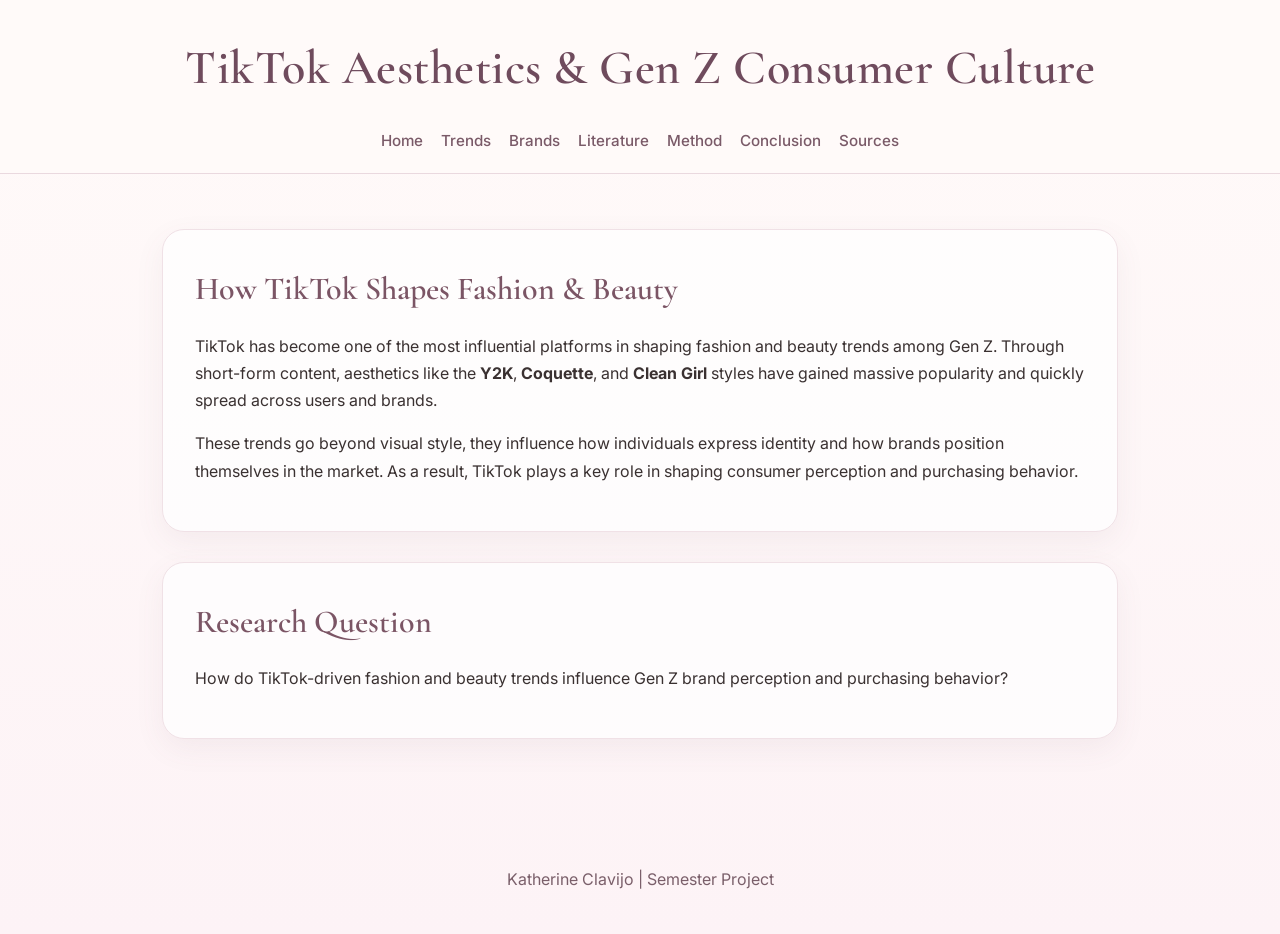
<file: index.html>
<!DOCTYPE html>
<html lang="en">
<head>
  <meta charset="UTF-8">
  <meta name="viewport" content="width=device-width, initial-scale=1.0">
  <title>TikTok Aesthetics & Gen Z Consumer Culture</title>
  <link rel="stylesheet" href="styles.css">
</head>

<body>

  <header>
    <h1>TikTok Aesthetics & Gen Z Consumer Culture</h1>

    <nav>
      <a href="index.html">Home</a>
      <a href="trends.html">Trends</a>
      <a href="brands.html">Brands</a>
      <a href="literature.html">Literature</a>
      <a href="method.html">Method</a>
      <a href="conclusion.html">Conclusion</a>
      <a href="sources.html">Sources</a>
    </nav>
  </header>

  <main>

    <!-- INTRO -->
    <section>
      <h2>How TikTok Shapes Fashion & Beauty</h2>
      <p>
        TikTok has become one of the most influential platforms in shaping fashion and beauty trends among Gen Z.
        Through short-form content, aesthetics like the <strong>Y2K</strong>, <strong>Coquette</strong>, and
        <strong>Clean Girl</strong> styles have gained massive popularity and quickly spread across users and brands.
      </p>
      <p>
        These trends go beyond visual style, they influence how individuals express identity and how brands position
        themselves in the market. As a result, TikTok plays a key role in shaping consumer perception and purchasing behavior.
      </p>
    </section>

    <!-- RESEARCH QUESTION -->
    <section>
      <h2>Research Question</h2>
      <p>
        How do TikTok-driven fashion and beauty trends influence Gen Z brand perception and purchasing behavior?
      </p>
    </section>

  </main>

  <footer>
    <p>Katherine Clavijo | Semester Project</p>
  </footer>

</body>
</html>
</file>
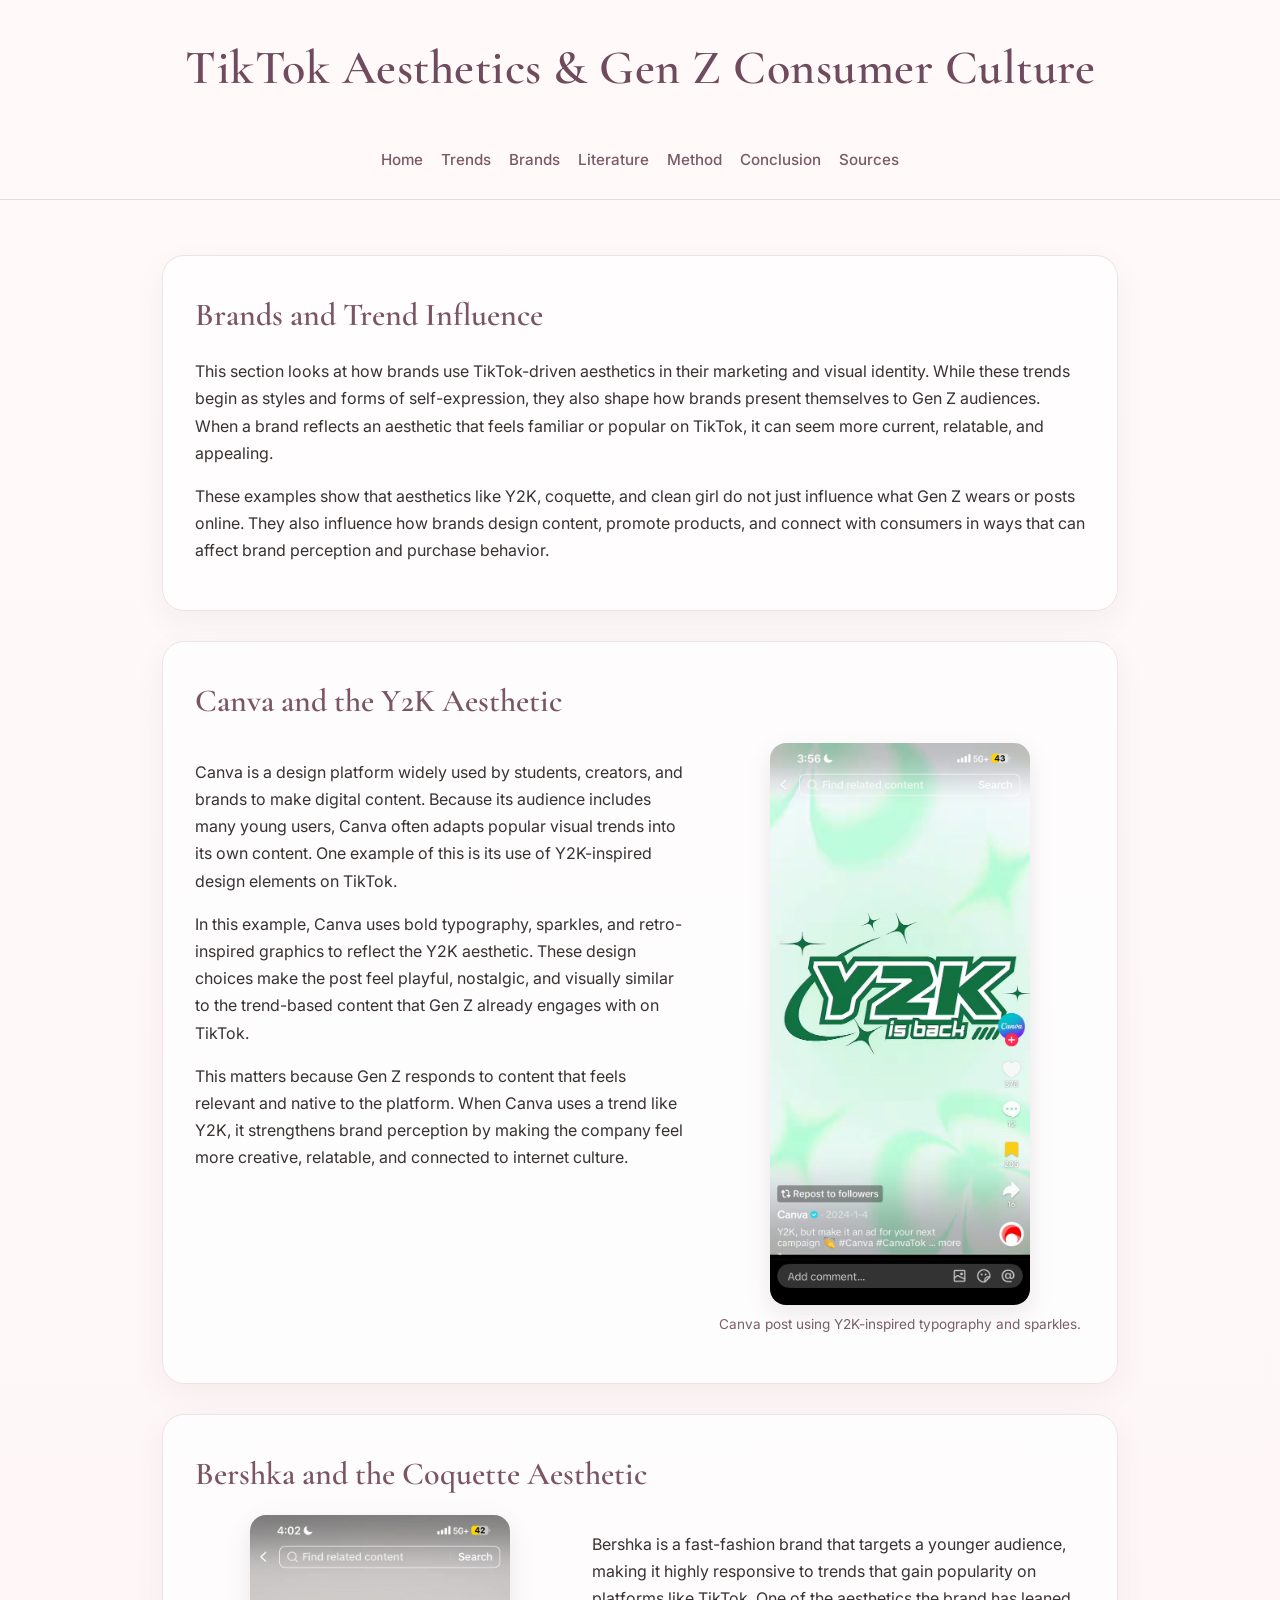
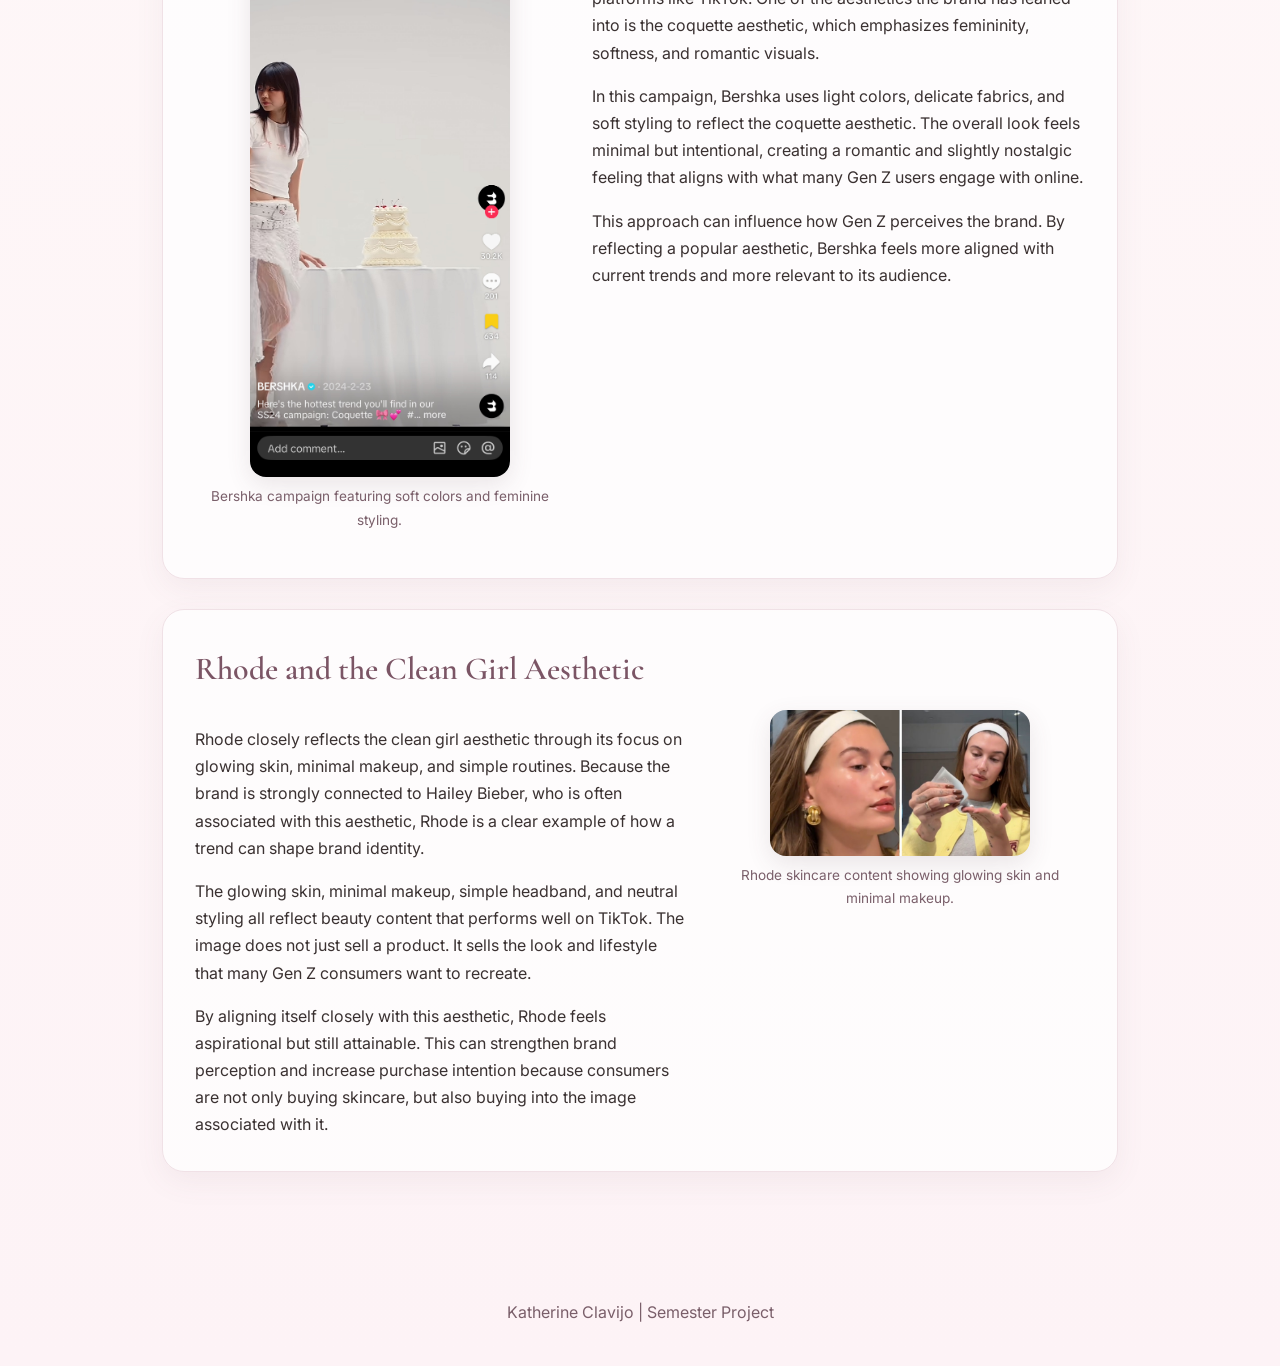
<file: brands.html>
<!DOCTYPE html>
<html lang="en">

<head>
  <meta charset="UTF-8">
  <title>Brands</title>
  <link rel="stylesheet" href="styles.css">
</head>

<body>

<header>
  <h1>TikTok Aesthetics & Gen Z Consumer Culture</h1>

  <nav>
    <ul>
      <li><a href="index.html">Home</a></li>
      <li><a href="trends.html">Trends</a></li>
      <li><a href="brands.html">Brands</a></li>
      <li><a href="literature.html">Literature</a></li>
      <li><a href="method.html">Method</a></li>
      <li><a href="conclusion.html">Conclusion</a></li>
      <li><a href="sources.html">Sources</a></li>
    </ul>
  </nav>
</header>

<main>

  <section>
    <h2>Brands and Trend Influence</h2>

    <p>
      This section looks at how brands use TikTok-driven aesthetics in their marketing and visual identity.
      While these trends begin as styles and forms of self-expression, they also shape how brands present
      themselves to Gen Z audiences. When a brand reflects an aesthetic that feels familiar or popular on
      TikTok, it can seem more current, relatable, and appealing.
    </p>

    <p>
      These examples show that aesthetics like Y2K, coquette, and clean girl do not just influence what
      Gen Z wears or posts online. They also influence how brands design content, promote products, and
      connect with consumers in ways that can affect brand perception and purchase behavior.
    </p>
  </section>

  <section>
    <h2>Canva and the Y2K Aesthetic</h2>

    <div class="brand-layout">
      <div class="brand-text">
        <p>
          Canva is a design platform widely used by students, creators, and brands to make digital content.
          Because its audience includes many young users, Canva often adapts popular visual trends into its
          own content. One example of this is its use of Y2K-inspired design elements on TikTok.
        </p>

        <p>
          In this example, Canva uses bold typography, sparkles, and retro-inspired graphics to reflect the
          Y2K aesthetic. These design choices make the post feel playful, nostalgic, and visually similar to
          the trend-based content that Gen Z already engages with on TikTok.
        </p>

        <p>
          This matters because Gen Z responds to content that feels relevant and native to the platform.
          When Canva uses a trend like Y2K, it strengthens brand perception by making the company feel more
          creative, relatable, and connected to internet culture.
        </p>
      </div>

      <div class="brand-image">
        <img src="images/y2k-canva-design.jpg" alt="Canva Y2K design example">
        <p class="caption">Canva post using Y2K-inspired typography and sparkles.</p>
      </div>
    </div>
  </section>

  <section>
    <h2>Bershka and the Coquette Aesthetic</h2>

    <div class="brand-layout reverse">
      <div class="brand-image">
        <img src="images/bershka-coquette-campaign.jpg" alt="Bershka coquette campaign example">
        <p class="caption">Bershka campaign featuring soft colors and feminine styling.</p>
      </div>

      <div class="brand-text">
        <p>
          Bershka is a fast-fashion brand that targets a younger audience, making it highly responsive to
          trends that gain popularity on platforms like TikTok. One of the aesthetics the brand has leaned
          into is the coquette aesthetic, which emphasizes femininity, softness, and romantic visuals.
        </p>

        <p>
          In this campaign, Bershka uses light colors, delicate fabrics, and soft styling to reflect the
          coquette aesthetic. The overall look feels minimal but intentional, creating a romantic and slightly
          nostalgic feeling that aligns with what many Gen Z users engage with online.
        </p>

        <p>
          This approach can influence how Gen Z perceives the brand. By reflecting a popular aesthetic,
          Bershka feels more aligned with current trends and more relevant to its audience.
        </p>
      </div>
    </div>
  </section>

  <section>
    <h2>Rhode and the Clean Girl Aesthetic</h2>

    <div class="brand-layout">
      <div class="brand-text">
        <p>
          Rhode closely reflects the clean girl aesthetic through its focus on glowing skin, minimal makeup,
          and simple routines. Because the brand is strongly connected to Hailey Bieber, who is often
          associated with this aesthetic, Rhode is a clear example of how a trend can shape brand identity.
        </p>

        <p>
          The glowing skin, minimal makeup, simple headband, and neutral styling all reflect beauty content
          that performs well on TikTok. The image does not just sell a product. It sells the look and lifestyle
          that many Gen Z consumers want to recreate.
        </p>

        <p>
          By aligning itself closely with this aesthetic, Rhode feels aspirational but still attainable. This
          can strengthen brand perception and increase purchase intention because consumers are not only buying
          skincare, but also buying into the image associated with it.
        </p>
      </div>

      <div class="brand-image">
        <img src="images/rhode-clean-girl.jpg" alt="Rhode clean girl aesthetic example">
        <p class="caption">Rhode skincare content showing glowing skin and minimal makeup.</p>
      </div>
    </div>
  </section>

</main>

<footer>
  <p>Katherine Clavijo | Semester Project</p>
</footer>

</body>
</html>
</file>
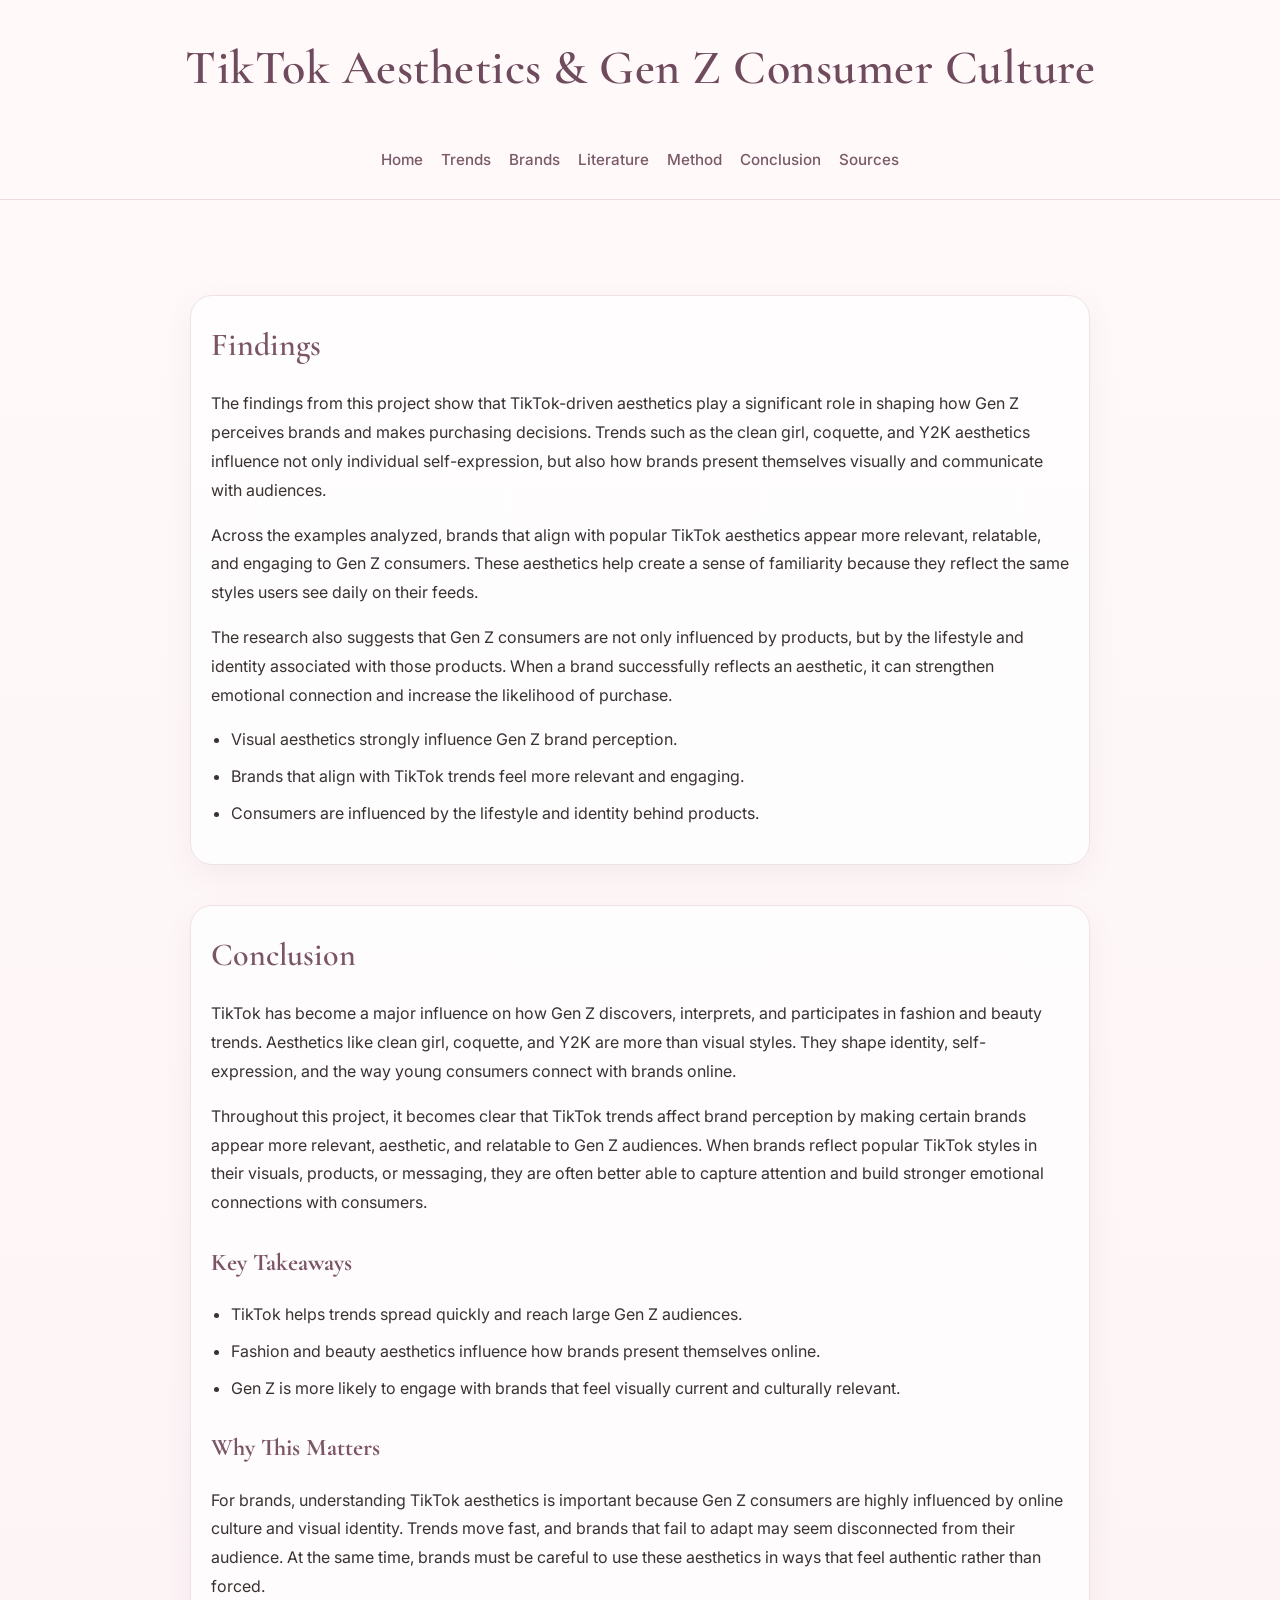
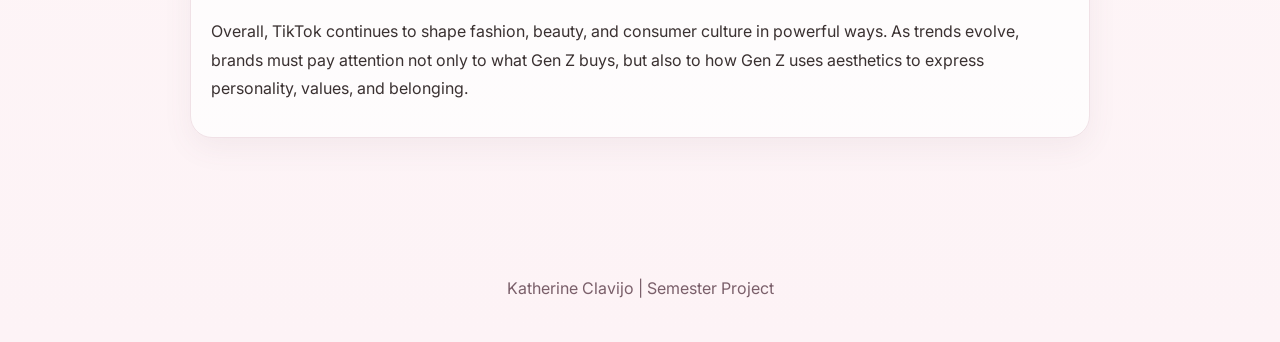
<file: conclusion.html>
<!DOCTYPE html>
<html lang="en">

<head>
  <meta charset="UTF-8">
  <title>Conclusion</title>
  <link rel="stylesheet" href="styles.css">
</head>

<body>

<header>
  <h1>TikTok Aesthetics & Gen Z Consumer Culture</h1>

  <nav>
    <ul>
      <li><a href="index.html">Home</a></li>
      <li><a href="trends.html">Trends</a></li>
      <li><a href="brands.html">Brands</a></li>
      <li><a href="literature.html">Literature</a></li>
      <li><a href="method.html">Method</a></li>
      <li><a href="conclusion.html">Conclusion</a></li>
      <li><a href="sources.html">Sources</a></li>
    </ul>
  </nav>
</header>

<main>

  <!-- FINDINGS SECTION (moved here) -->
  <section class="conclusion-page">
    <h2>Findings</h2>

    <p>
      The findings from this project show that TikTok-driven aesthetics play a significant role
      in shaping how Gen Z perceives brands and makes purchasing decisions. Trends such as the
      clean girl, coquette, and Y2K aesthetics influence not only individual self-expression,
      but also how brands present themselves visually and communicate with audiences.
    </p>

    <p>
      Across the examples analyzed, brands that align with popular TikTok aesthetics appear more
      relevant, relatable, and engaging to Gen Z consumers. These aesthetics help create a sense
      of familiarity because they reflect the same styles users see daily on their feeds.
    </p>

    <p>
      The research also suggests that Gen Z consumers are not only influenced by products, but by
      the lifestyle and identity associated with those products. When a brand successfully reflects
      an aesthetic, it can strengthen emotional connection and increase the likelihood of purchase.
    </p>

    <ul>
      <li>Visual aesthetics strongly influence Gen Z brand perception.</li>
      <li>Brands that align with TikTok trends feel more relevant and engaging.</li>
      <li>Consumers are influenced by the lifestyle and identity behind products.</li>
    </ul>
  </section>

  <!-- CONCLUSION SECTION -->
  <section class="conclusion-page">
    <h2>Conclusion</h2>

    <p>
      TikTok has become a major influence on how Gen Z discovers, interprets, and participates
      in fashion and beauty trends. Aesthetics like clean girl, coquette, and Y2K are more than
      visual styles. They shape identity, self-expression, and the way young consumers connect
      with brands online.
    </p>

    <p>
      Throughout this project, it becomes clear that TikTok trends affect brand perception by
      making certain brands appear more relevant, aesthetic, and relatable to Gen Z audiences.
      When brands reflect popular TikTok styles in their visuals, products, or messaging, they
      are often better able to capture attention and build stronger emotional connections with
      consumers.
    </p>

    <h3>Key Takeaways</h3>
    <ul>
      <li>TikTok helps trends spread quickly and reach large Gen Z audiences.</li>
      <li>Fashion and beauty aesthetics influence how brands present themselves online.</li>
      <li>Gen Z is more likely to engage with brands that feel visually current and culturally relevant.</li>
    </ul>

    <h3>Why This Matters</h3>
    <p>
      For brands, understanding TikTok aesthetics is important because Gen Z consumers are highly
      influenced by online culture and visual identity. Trends move fast, and brands that fail
      to adapt may seem disconnected from their audience. At the same time, brands must be careful
      to use these aesthetics in ways that feel authentic rather than forced.
    </p>

    <p>
      Overall, TikTok continues to shape fashion, beauty, and consumer culture in powerful ways.
      As trends evolve, brands must pay attention not only to what Gen Z buys, but also to how
      Gen Z uses aesthetics to express personality, values, and belonging.
    </p>
  </section>

</main>

<footer>
  <p>Katherine Clavijo | Semester Project</p>
</footer>

</body>
</html>
</file>
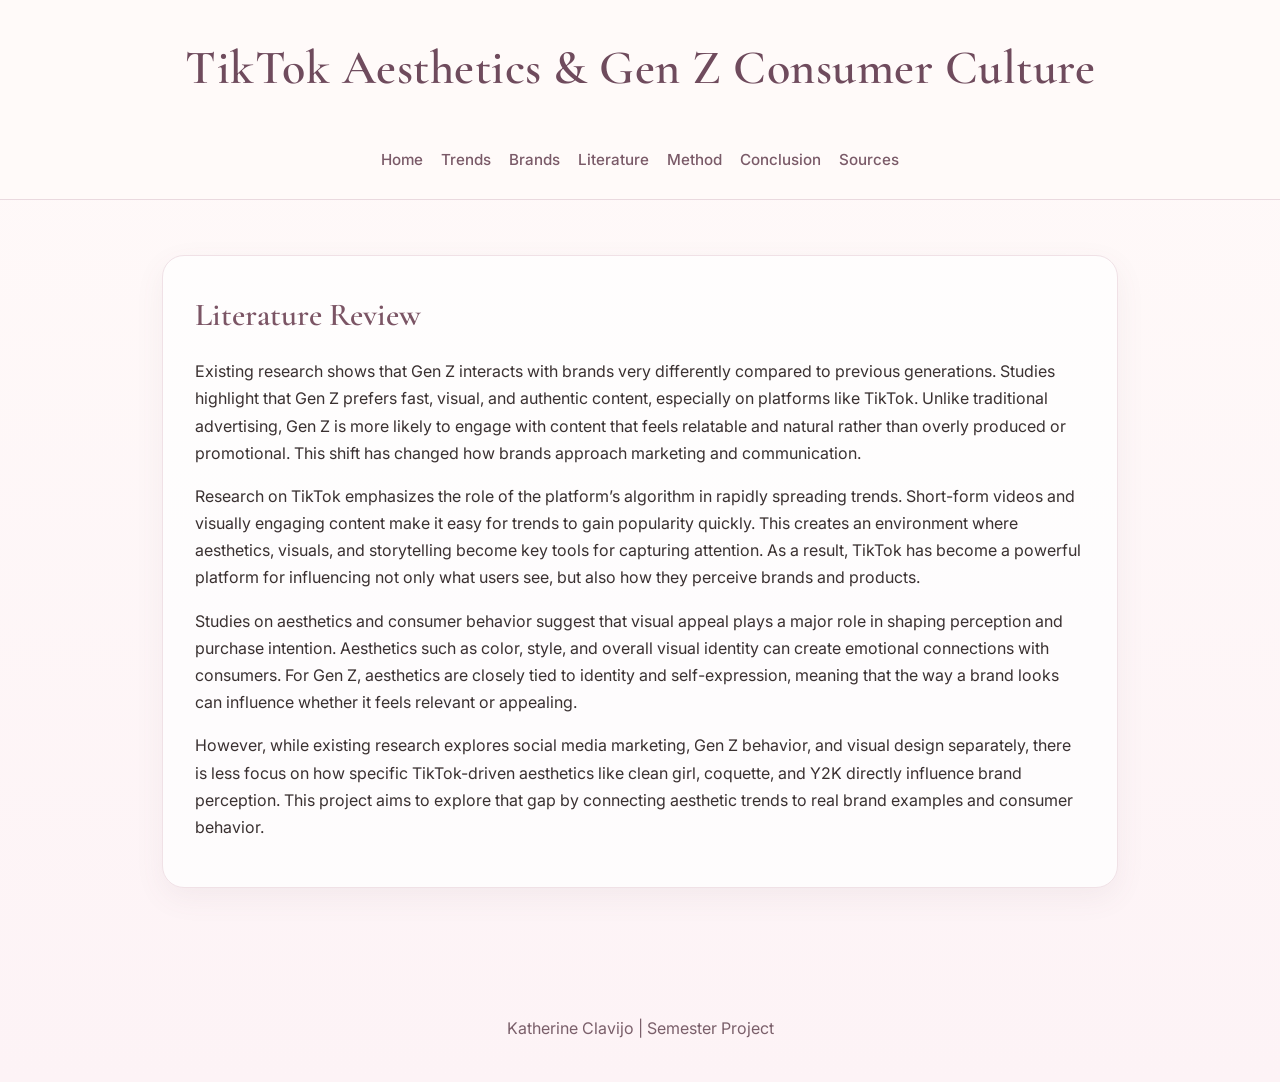
<file: literature.html>
<!DOCTYPE html>
<html lang="en">

<head>
  <meta charset="UTF-8">
  <title>Literature Review</title>
  <link rel="stylesheet" href="styles.css">
</head>

<body>

<header>
  <h1>TikTok Aesthetics & Gen Z Consumer Culture</h1>

  <nav>
    <ul>
      <li><a href="index.html">Home</a></li>
      <li><a href="trends.html">Trends</a></li>
      <li><a href="brands.html">Brands</a></li>
      <li><a href="literature.html">Literature</a></li>
      <li><a href="method.html">Method</a></li>
      <li><a href="conclusion.html">Conclusion</a></li>
      <li><a href="sources.html">Sources</a></li>
    </ul>
  </nav>
</header>

<main>

  <section>
    <h2>Literature Review</h2>

    <p>
      Existing research shows that Gen Z interacts with brands very differently compared to previous generations. Studies highlight that Gen Z prefers fast, visual, and authentic content, especially on platforms like TikTok. Unlike traditional advertising, Gen Z is more likely to engage with content that feels relatable and natural rather than overly produced or promotional. This shift has changed how brands approach marketing and communication.
    </p>

    <p>
      Research on TikTok emphasizes the role of the platform’s algorithm in rapidly spreading trends. Short-form videos and visually engaging content make it easy for trends to gain popularity quickly. This creates an environment where aesthetics, visuals, and storytelling become key tools for capturing attention. As a result, TikTok has become a powerful platform for influencing not only what users see, but also how they perceive brands and products.
    </p>

    <p>
      Studies on aesthetics and consumer behavior suggest that visual appeal plays a major role in shaping perception and purchase intention. Aesthetics such as color, style, and overall visual identity can create emotional connections with consumers. For Gen Z, aesthetics are closely tied to identity and self-expression, meaning that the way a brand looks can influence whether it feels relevant or appealing.
    </p>

    <p>
      However, while existing research explores social media marketing, Gen Z behavior, and visual design separately, there is less focus on how specific TikTok-driven aesthetics like clean girl, coquette, and Y2K directly influence brand perception. This project aims to explore that gap by connecting aesthetic trends to real brand examples and consumer behavior.
    </p>

  </section>

</main>

<footer>
  <p>Katherine Clavijo | Semester Project</p>
</footer>

</body>
</html>
</file>
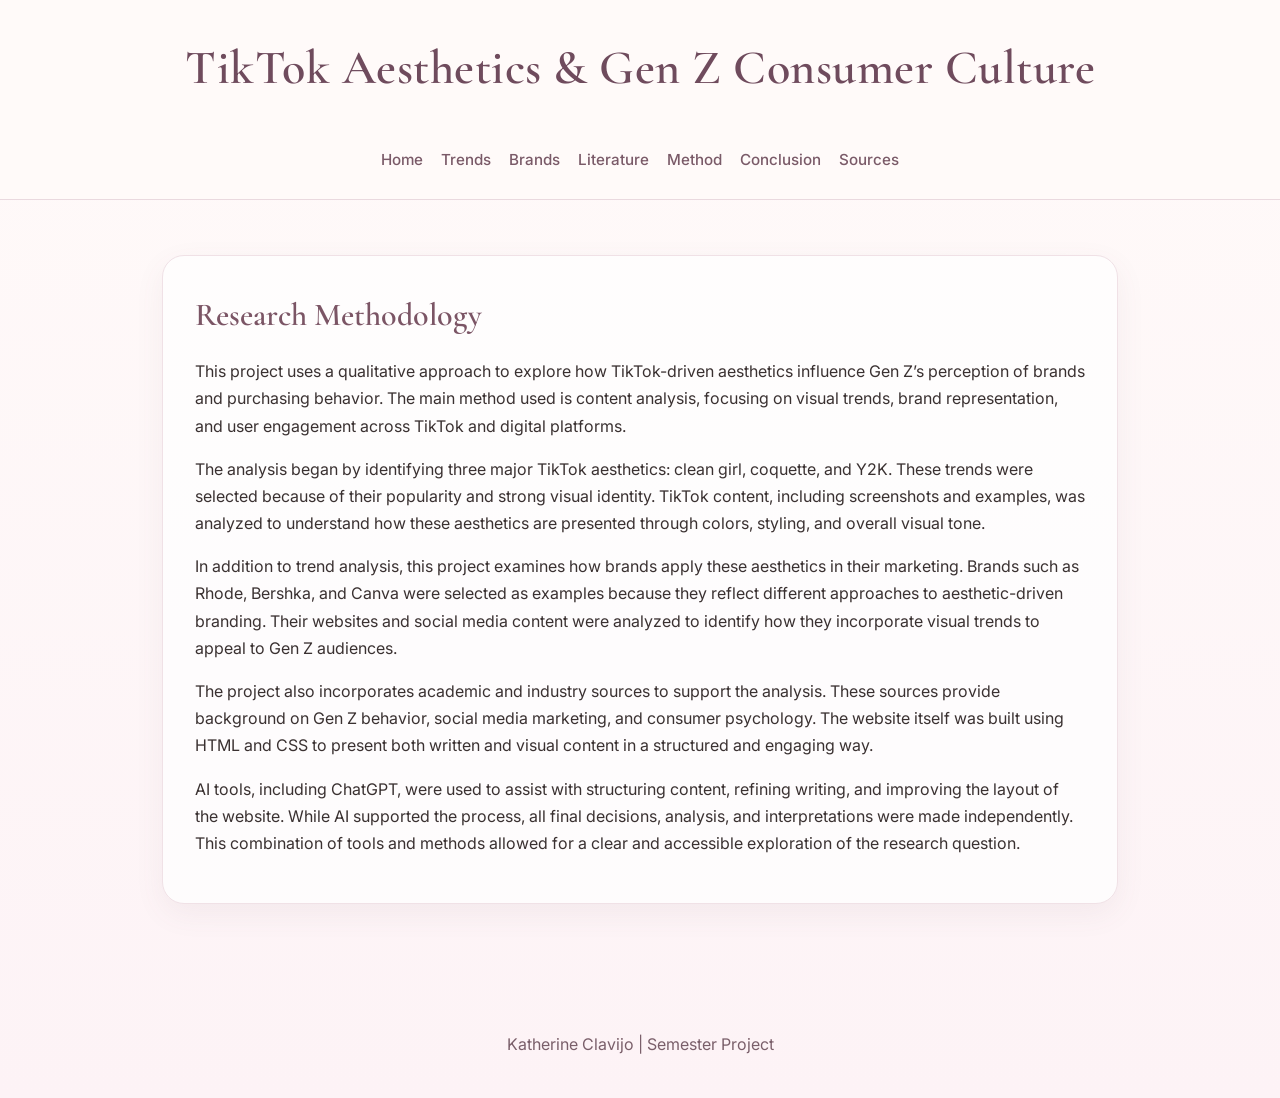
<file: method.html>
<!DOCTYPE html>
<html lang="en">

<head>
  <meta charset="UTF-8">
  <title>Methodology</title>
  <link rel="stylesheet" href="styles.css">
</head>

<body>

<header>
  <h1>TikTok Aesthetics & Gen Z Consumer Culture</h1>

  <nav>
    <ul>
      <li><a href="index.html">Home</a></li>
      <li><a href="trends.html">Trends</a></li>
      <li><a href="brands.html">Brands</a></li>
      <li><a href="literature.html">Literature</a></li>
      <li><a href="method.html">Method</a></li>
      <li><a href="conclusion.html">Conclusion</a></li>
      <li><a href="sources.html">Sources</a></li>
    </ul>
  </nav>
</header>

<main>

  <section>
    <h2>Research Methodology</h2>

    <p>
      This project uses a qualitative approach to explore how TikTok-driven aesthetics influence Gen Z’s perception of brands and purchasing behavior. The main method used is content analysis, focusing on visual trends, brand representation, and user engagement across TikTok and digital platforms.
    </p>

    <p>
      The analysis began by identifying three major TikTok aesthetics: clean girl, coquette, and Y2K. These trends were selected because of their popularity and strong visual identity. TikTok content, including screenshots and examples, was analyzed to understand how these aesthetics are presented through colors, styling, and overall visual tone.
    </p>

    <p>
      In addition to trend analysis, this project examines how brands apply these aesthetics in their marketing. Brands such as Rhode, Bershka, and Canva were selected as examples because they reflect different approaches to aesthetic-driven branding. Their websites and social media content were analyzed to identify how they incorporate visual trends to appeal to Gen Z audiences.
    </p>

    <p>
      The project also incorporates academic and industry sources to support the analysis. These sources provide background on Gen Z behavior, social media marketing, and consumer psychology. The website itself was built using HTML and CSS to present both written and visual content in a structured and engaging way.
    </p>

    <p>
      AI tools, including ChatGPT, were used to assist with structuring content, refining writing, and improving the layout of the website. While AI supported the process, all final decisions, analysis, and interpretations were made independently. This combination of tools and methods allowed for a clear and accessible exploration of the research question.
    </p>

  </section>

</main>

<footer>
  <p>Katherine Clavijo | Semester Project</p>
</footer>

</body>
</html>
</file>
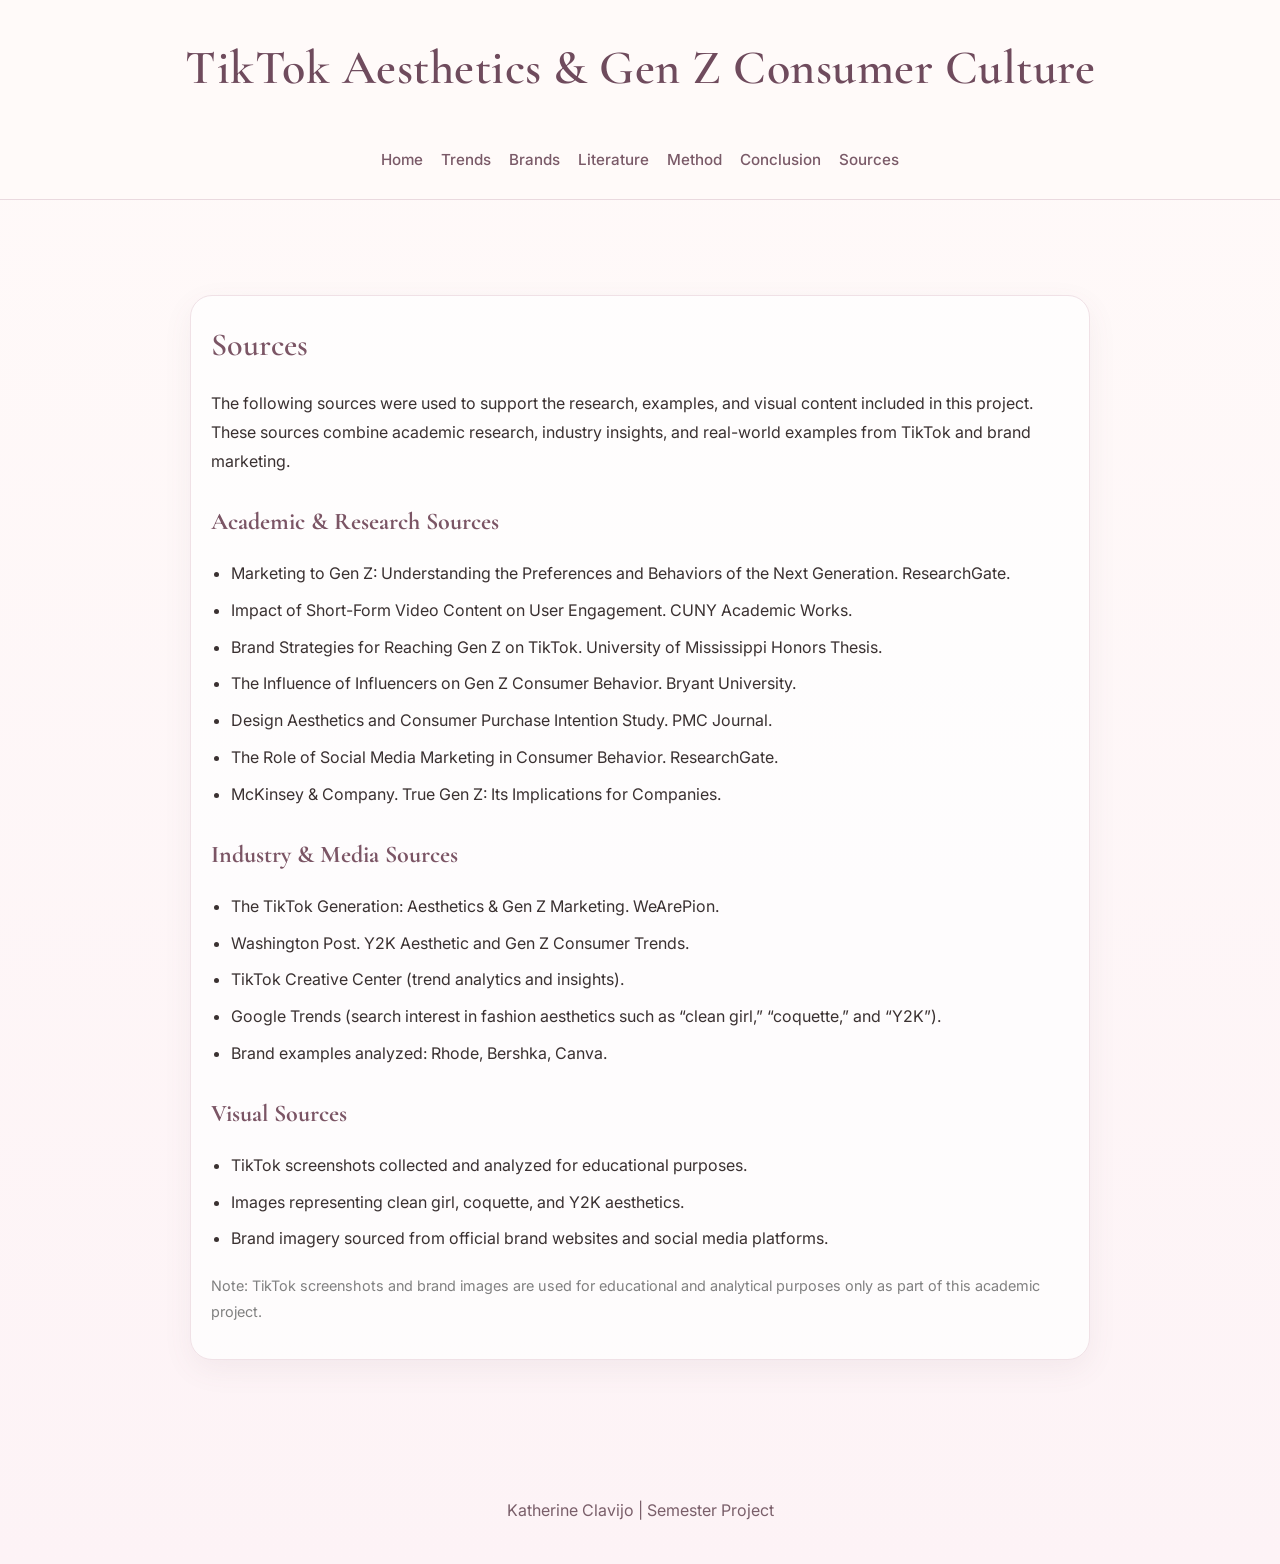
<file: sources.html>
<!DOCTYPE html>
<html lang="en">

<head>
  <meta charset="UTF-8">
  <title>Sources</title>
  <link rel="stylesheet" href="styles.css">
</head>

<body>

<header>
  <h1>TikTok Aesthetics & Gen Z Consumer Culture</h1>

  <nav>
    <ul>
      <li><a href="index.html">Home</a></li>
      <li><a href="trends.html">Trends</a></li>
      <li><a href="brands.html">Brands</a></li>
      <li><a href="literature.html">Literature</a></li>
      <li><a href="method.html">Method</a></li>
      <li><a href="conclusion.html">Conclusion</a></li>
      <li><a href="sources.html">Sources</a></li>
    </ul>
  </nav>
</header>

<main>

  <section class="sources-page">
    <h2>Sources</h2>

    <p>
      The following sources were used to support the research, examples, and visual content
      included in this project. These sources combine academic research, industry insights,
      and real-world examples from TikTok and brand marketing.
    </p>

    <!-- Academic Sources -->
    <h3>Academic & Research Sources</h3>
    <ul>
      <li>Marketing to Gen Z: Understanding the Preferences and Behaviors of the Next Generation. ResearchGate.</li>
      <li>Impact of Short-Form Video Content on User Engagement. CUNY Academic Works.</li>
      <li>Brand Strategies for Reaching Gen Z on TikTok. University of Mississippi Honors Thesis.</li>
      <li>The Influence of Influencers on Gen Z Consumer Behavior. Bryant University.</li>
      <li>Design Aesthetics and Consumer Purchase Intention Study. PMC Journal.</li>
      <li>The Role of Social Media Marketing in Consumer Behavior. ResearchGate.</li>
      <li>McKinsey & Company. True Gen Z: Its Implications for Companies.</li>
    </ul>

    <!-- Industry Sources -->
    <h3>Industry & Media Sources</h3>
    <ul>
      <li>The TikTok Generation: Aesthetics & Gen Z Marketing. WeArePion.</li>
      <li>Washington Post. Y2K Aesthetic and Gen Z Consumer Trends.</li>
      <li>TikTok Creative Center (trend analytics and insights).</li>
      <li>Google Trends (search interest in fashion aesthetics such as “clean girl,” “coquette,” and “Y2K”).</li>
      <li>Brand examples analyzed: Rhode, Bershka, Canva.</li>
    </ul>

    <!-- Visual Sources -->
    <h3>Visual Sources</h3>
    <ul>
      <li>TikTok screenshots collected and analyzed for educational purposes.</li>
      <li>Images representing clean girl, coquette, and Y2K aesthetics.</li>
      <li>Brand imagery sourced from official brand websites and social media platforms.</li>
    </ul>

    <p class="sources-note">
      Note: TikTok screenshots and brand images are used for educational and analytical
      purposes only as part of this academic project.
    </p>

  </section>

</main>

<footer>
  <p>Katherine Clavijo | Semester Project</p>
</footer>

</body>
</html>
</file>
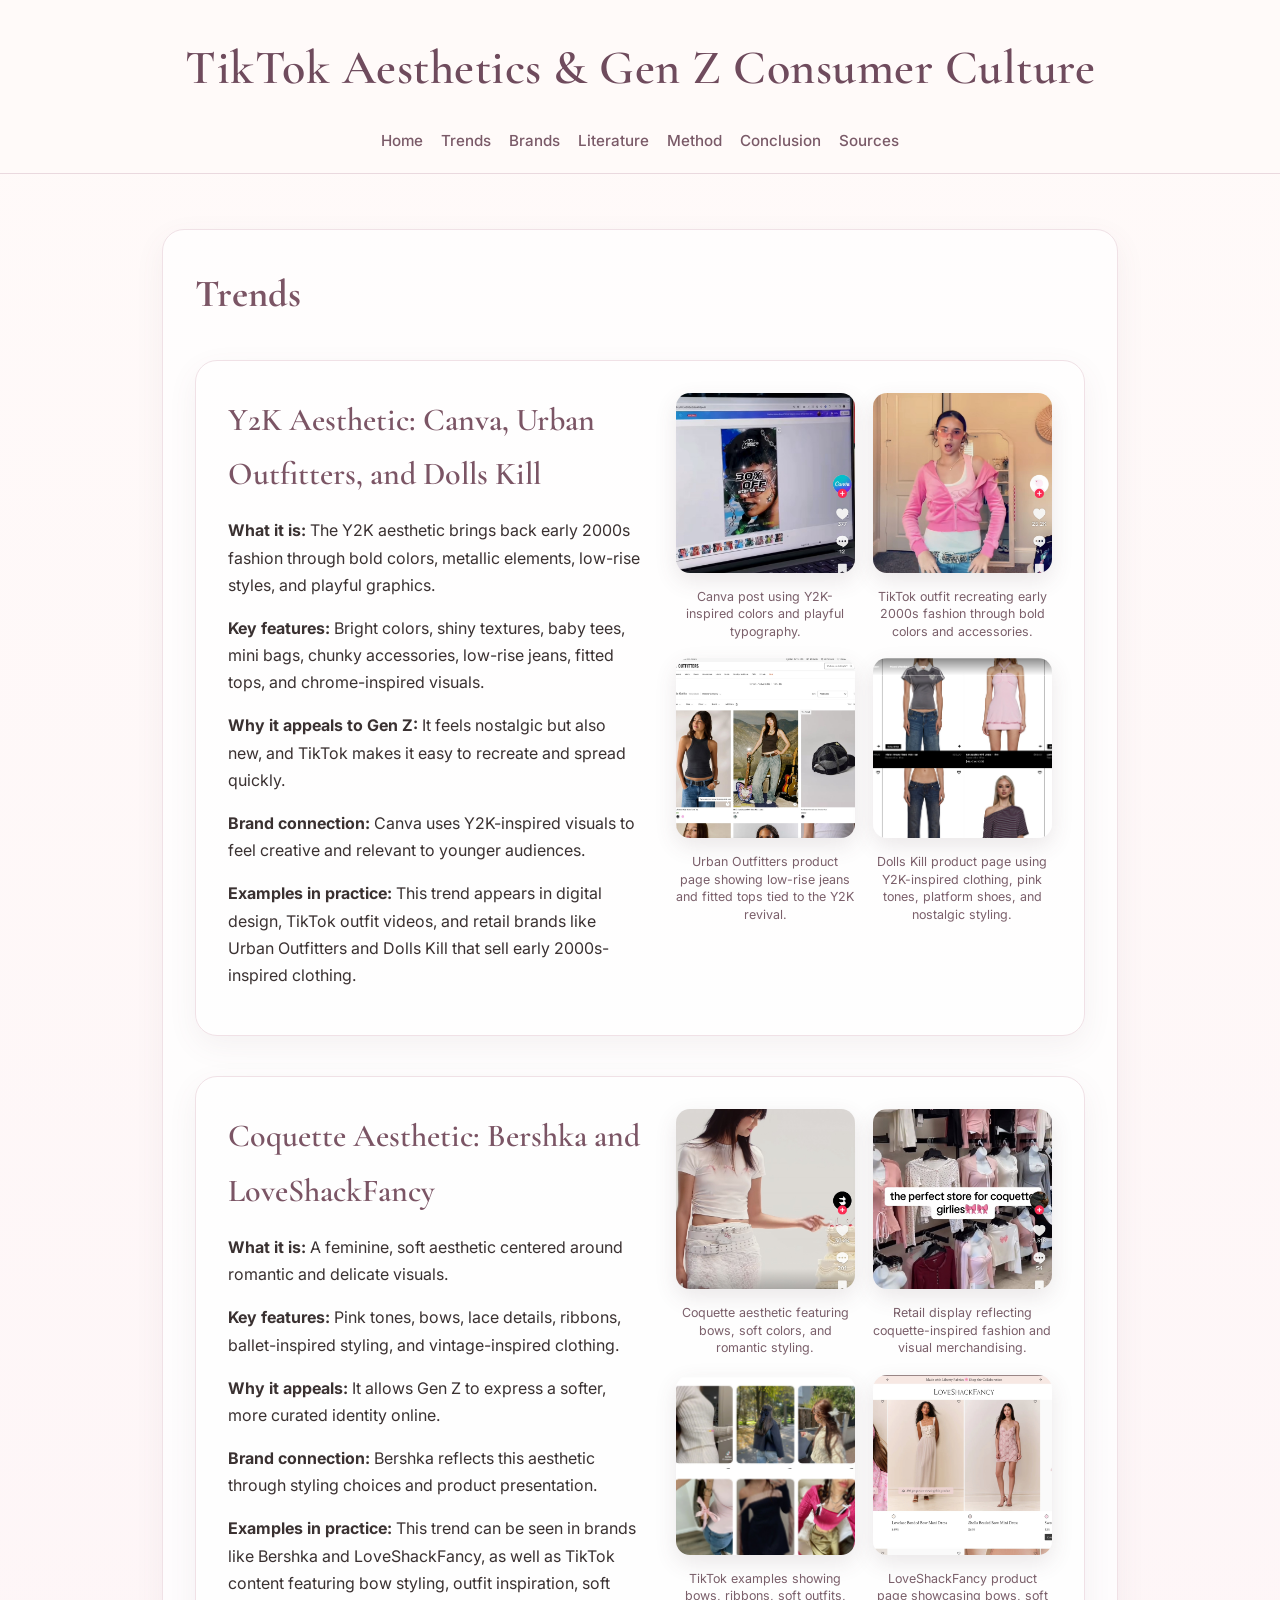
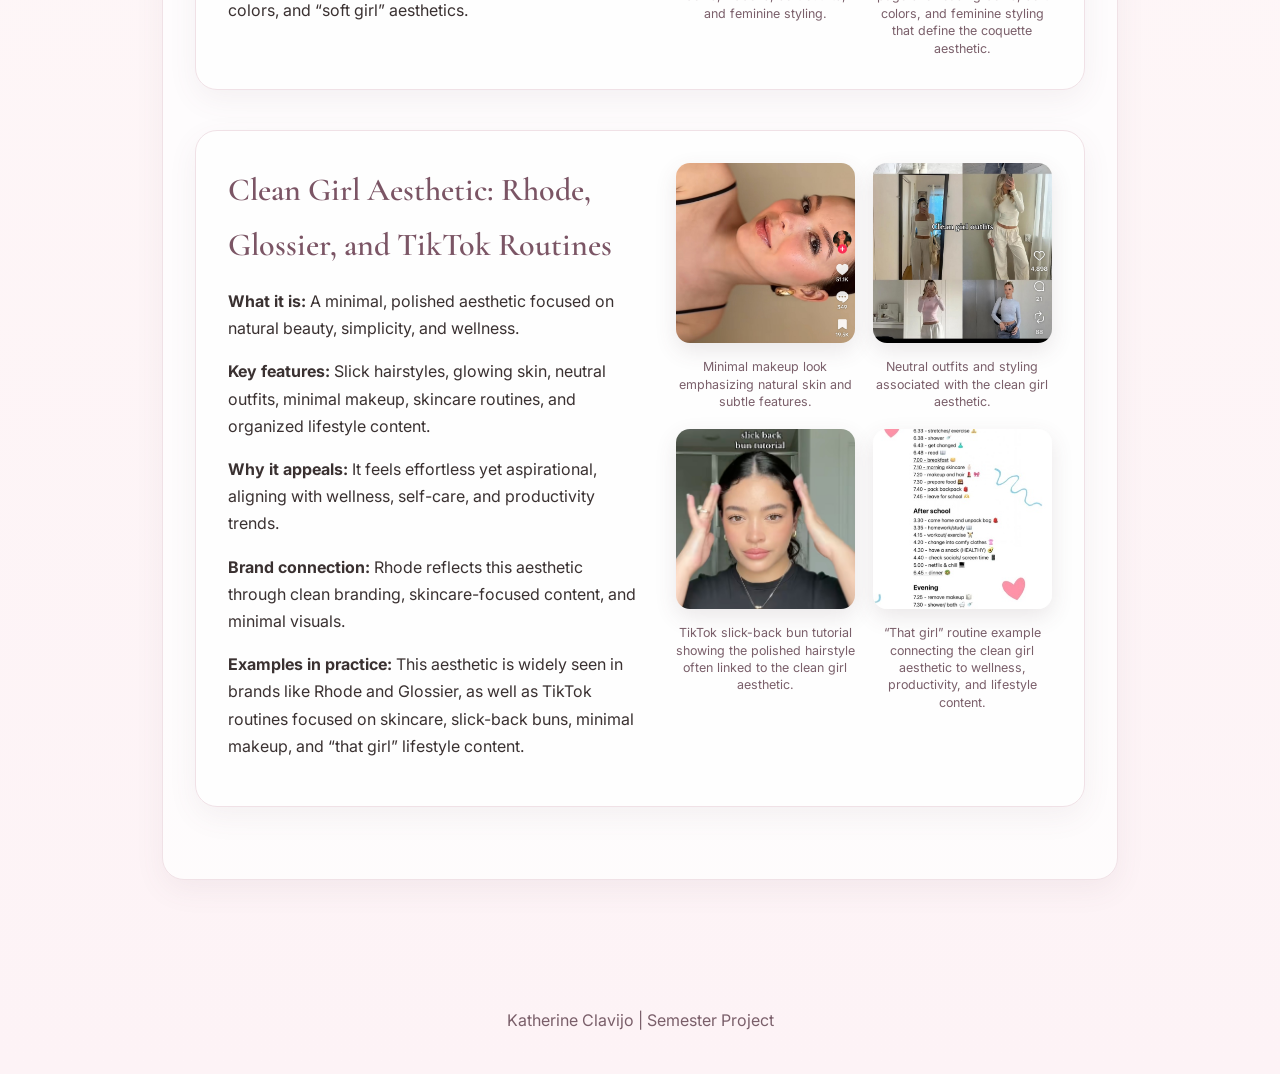
<file: trends.html>
<!DOCTYPE html>
<html lang="en">
<head>
  <meta charset="UTF-8">
  <meta name="viewport" content="width=device-width, initial-scale=1.0">
  <title>TikTok Trends</title>
  <link rel="stylesheet" href="styles.css">
</head>

<body>

  <header>
    <h1>TikTok Aesthetics & Gen Z Consumer Culture</h1>

    <nav>
      <a href="index.html">Home</a>
      <a href="trends.html">Trends</a>
      <a href="brands.html">Brands</a>
      <a href="literature.html">Literature</a>
      <a href="method.html">Method</a>
      <a href="conclusion.html">Conclusion</a>
      <a href="sources.html">Sources</a>
    </nav>
  </header>

  <main>
    <section class="content-page">
      <h1>Trends</h1>

      <!-- Y2K -->
      <section class="trend-section">
        <div class="trend-text">
          <h2>Y2K Aesthetic: Canva, Urban Outfitters, and Dolls Kill</h2>
          <p><strong>What it is:</strong> The Y2K aesthetic brings back early 2000s fashion through bold colors, metallic elements, low-rise styles, and playful graphics.</p>
          <p><strong>Key features:</strong> Bright colors, shiny textures, baby tees, mini bags, chunky accessories, low-rise jeans, fitted tops, and chrome-inspired visuals.</p>
          <p><strong>Why it appeals to Gen Z:</strong> It feels nostalgic but also new, and TikTok makes it easy to recreate and spread quickly.</p>
          <p><strong>Brand connection:</strong> Canva uses Y2K-inspired visuals to feel creative and relevant to younger audiences.</p>
          <p><strong>Examples in practice:</strong> This trend appears in digital design, TikTok outfit videos, and retail brands like Urban Outfitters and Dolls Kill that sell early 2000s-inspired clothing.</p>
        </div>

        <div class="trend-images">

          <figure>
            <img src="images/y2k-canva.jpg" alt="Y2K Canva design">
            <figcaption>Canva post using Y2K-inspired colors and playful typography.</figcaption>
          </figure>

          <figure>
            <img src="images/y2k-outfit-tiktok.jpg" alt="Y2K TikTok outfit">
            <figcaption>TikTok outfit recreating early 2000s fashion through bold colors and accessories.</figcaption>
          </figure>

          <figure>
            <img src="images/urban-y2k-outfits.jpg" alt="Urban Outfitters Y2K collection">
            <figcaption>Urban Outfitters product page showing low-rise jeans and fitted tops tied to the Y2K revival.</figcaption>
          </figure>

          <figure>
            <img src="images/y2k-dolls-kill-products.jpg" alt="Dolls Kill Y2K products">
            <figcaption>Dolls Kill product page using Y2K-inspired clothing, pink tones, platform shoes, and nostalgic styling.</figcaption>
          </figure>

        </div>
      </section>

      <!-- Coquette -->
      <section class="trend-section">
        <div class="trend-text">
          <h2>Coquette Aesthetic: Bershka and LoveShackFancy</h2>
          <p><strong>What it is:</strong> A feminine, soft aesthetic centered around romantic and delicate visuals.</p>
          <p><strong>Key features:</strong> Pink tones, bows, lace details, ribbons, ballet-inspired styling, and vintage-inspired clothing.</p>
          <p><strong>Why it appeals:</strong> It allows Gen Z to express a softer, more curated identity online.</p>
          <p><strong>Brand connection:</strong> Bershka reflects this aesthetic through styling choices and product presentation.</p>
          <p><strong>Examples in practice:</strong> This trend can be seen in brands like Bershka and LoveShackFancy, as well as TikTok content featuring bow styling, outfit inspiration, soft colors, and “soft girl” aesthetics.</p>
        </div>

        <div class="trend-images">

          <figure>
            <img src="images/coquette.jpg" alt="Coquette aesthetic">
            <figcaption>Coquette aesthetic featuring bows, soft colors, and romantic styling.</figcaption>
          </figure>

          <figure>
            <img src="images/coquette-store-display.jpg" alt="Coquette store display">
            <figcaption>Retail display reflecting coquette-inspired fashion and visual merchandising.</figcaption>
          </figure>

          <figure>
            <img src="images/coquette-tiktok-bows.jpg" alt="Coquette TikTok bow examples">
            <figcaption>TikTok examples showing bows, ribbons, soft outfits, and feminine styling.</figcaption>
          </figure>

          <figure>
            <img src="images/coquette-loveshackfancy.jpg" alt="LoveShackFancy coquette collection">
            <figcaption>LoveShackFancy product page showcasing bows, soft colors, and feminine styling that define the coquette aesthetic.</figcaption>
          </figure>

        </div>
      </section>

      <!-- Clean Girl -->
      <section class="trend-section">
        <div class="trend-text">
          <h2>Clean Girl Aesthetic: Rhode, Glossier, and TikTok Routines</h2>
          <p><strong>What it is:</strong> A minimal, polished aesthetic focused on natural beauty, simplicity, and wellness.</p>
          <p><strong>Key features:</strong> Slick hairstyles, glowing skin, neutral outfits, minimal makeup, skincare routines, and organized lifestyle content.</p>
          <p><strong>Why it appeals:</strong> It feels effortless yet aspirational, aligning with wellness, self-care, and productivity trends.</p>
          <p><strong>Brand connection:</strong> Rhode reflects this aesthetic through clean branding, skincare-focused content, and minimal visuals.</p>
          <p><strong>Examples in practice:</strong> This aesthetic is widely seen in brands like Rhode and Glossier, as well as TikTok routines focused on skincare, slick-back buns, minimal makeup, and “that girl” lifestyle content.</p>
        </div>

        <div class="trend-images">

          <figure>
            <img src="images/clean-girl-makeup.jpg" alt="Clean girl makeup">
            <figcaption>Minimal makeup look emphasizing natural skin and subtle features.</figcaption>
          </figure>

          <figure>
            <img src="images/clean-girl-outfits.jpg" alt="Clean girl outfits">
            <figcaption>Neutral outfits and styling associated with the clean girl aesthetic.</figcaption>
          </figure>

          <figure>
            <img src="images/clean-girl-slick-bun.jpg" alt="Clean girl slick bun tutorial">
            <figcaption>TikTok slick-back bun tutorial showing the polished hairstyle often linked to the clean girl aesthetic.</figcaption>
          </figure>

          <figure>
            <img src="images/clean-girl-routine.jpg" alt="Clean girl routine checklist">
            <figcaption>“That girl” routine example connecting the clean girl aesthetic to wellness, productivity, and lifestyle content.</figcaption>
          </figure>

        </div>
      </section>

    </section>
  </main>

  <footer>
    <p>Katherine Clavijo | Semester Project</p>
  </footer>

</body>
</html>
</file>
<file: styles.css>
@import url('https://fonts.googleapis.com/css2?family=Cormorant+Garamond:wght@500;600;700&family=Inter:wght@400;500;600&display=swap');

* {
  box-sizing: border-box;
}

body {
  margin: 0;
  font-family: 'Inter', sans-serif;
  background: linear-gradient(to bottom, #fffaf9, #fdf3f6);
  color: #3a3131;
  line-height: 1.7;
}

header {
  background: rgba(255, 250, 249, 0.9);
  backdrop-filter: blur(8px);
  border-bottom: 1px solid #ead9df;
  padding: 28px 20px 18px;
  text-align: center;
  position: sticky;
  top: 0;
  z-index: 100;
}

header h1 {
  margin: 0;
  font-family: 'Cormorant Garamond', serif;
  font-size: 3rem;
  font-weight: 600;
  color: #6f4b5d;
  letter-spacing: 0.5px;
}

nav,
nav ul {
  list-style: none;
  padding: 0;
  margin: 18px 0 0;
  display: flex;
  justify-content: center;
  flex-wrap: wrap;
  gap: 18px;
}

nav a {
  text-decoration: none;
  color: #7a5a68;
  font-size: 0.95rem;
  font-weight: 500;
  transition: 0.2s ease;
  padding-bottom: 2px;
}

nav a:hover {
  color: #b2778f;
  border-bottom: 1px solid #b2778f;
}

main {
  max-width: 1000px;
  margin: 0 auto;
  padding: 55px 22px;
}

section {
  background-color: rgba(255, 255, 255, 0.72);
  border: 1px solid #f0e1e6;
  border-radius: 22px;
  padding: 32px;
  margin-bottom: 30px;
  box-shadow: 0 10px 30px rgba(120, 90, 105, 0.07);
}

h1,
h2,
h3 {
  font-family: 'Cormorant Garamond', serif;
  color: #7b5565;
}

.content-page h1 {
  font-size: 2.4rem;
  margin-top: 0;
}

h2 {
  margin-top: 0;
  margin-bottom: 14px;
  font-size: 2rem;
  font-weight: 600;
}

h3 {
  font-size: 1.5rem;
  margin-bottom: 10px;
}

p {
  font-size: 1rem;
  margin-bottom: 14px;
}

ul {
  padding-left: 20px;
}

li {
  margin-bottom: 8px;
}

a {
  color: #9b6278;
}

a:hover {
  color: #bb7d95;
}

.caption {
  text-align: center;
  font-size: 0.85rem;
  color: #7a5f6a;
  margin-top: 8px;
}

/* ===== TRENDS ===== */

.trend-section {
  display: grid;
  grid-template-columns: 1.1fr 1fr;
  gap: 34px;
  align-items: start;
  margin-bottom: 40px;
}

.trend-text {
  text-align: left;
}

.trend-images {
  display: grid;
  grid-template-columns: 1fr 1fr;
  gap: 18px;
  align-items: start;
}

.trend-images figure {
  margin: 0;
  text-align: center;
}

.trend-images img {
  width: 100%;
  height: 180px;
  object-fit: cover;
  border-radius: 14px;
  box-shadow: 0 8px 22px rgba(90, 65, 76, 0.12);
}

.trend-images figcaption {
  margin-top: 7px;
  font-size: 0.78rem;
  line-height: 1.4;
  color: #7a5f6a;
}

/* makes sections with 3 images look balanced */
.trend-images figure:nth-child(3):last-child {
  grid-column: span 2;
}

.trend-images figure:nth-child(3):last-child img {
  height: 210px;
}

/* ===== BRANDS ===== */

.brand-layout {
  display: grid;
  grid-template-columns: 1.2fr 0.9fr;
  gap: 28px;
  align-items: start;
}

.brand-layout.reverse {
  grid-template-columns: 0.9fr 1.2fr;
}

.brand-text p:last-child {
  margin-bottom: 0;
}

.brand-image img {
  width: 100%;
  max-width: 300px;
  display: block;
  margin: 0 auto;
  border-radius: 16px;
  box-shadow: 0 8px 24px rgba(90, 65, 76, 0.12);
}

.brand-layout:nth-of-type(1) .brand-image img,
.brand-layout:nth-of-type(2) .brand-image img {
  max-width: 260px;
}

/* ===== FOOTER ===== */

footer {
  text-align: center;
  padding: 26px 20px;
  color: #7a5f6a;
  font-size: 0.95rem;
}

/* ===== PAGES ===== */

.conclusion-page,
.sources-page {
  max-width: 900px;
  margin: 40px auto;
  padding: 20px;
  line-height: 1.8;
}

.sources-note {
  font-size: 0.9em;
  color: gray;
  margin-top: 20px;
}

/* ===== MOBILE ===== */

@media (max-width: 768px) {
  header h1 {
    font-size: 2.3rem;
  }

  section {
    padding: 24px;
  }

  h2 {
    font-size: 1.7rem;
  }

  main {
    padding: 35px 16px;
  }

  .brand-layout,
  .brand-layout.reverse,
  .trend-section {
    grid-template-columns: 1fr;
  }

  .brand-image img {
    max-width: 280px;
  }

  .trend-images {
    grid-template-columns: 1fr;
  }

  .trend-images figure:nth-child(3):last-child {
    grid-column: span 1;
  }

  .trend-images img,
  .trend-images figure:nth-child(3):last-child img {
    height: 230px;
  }
}
</file>
